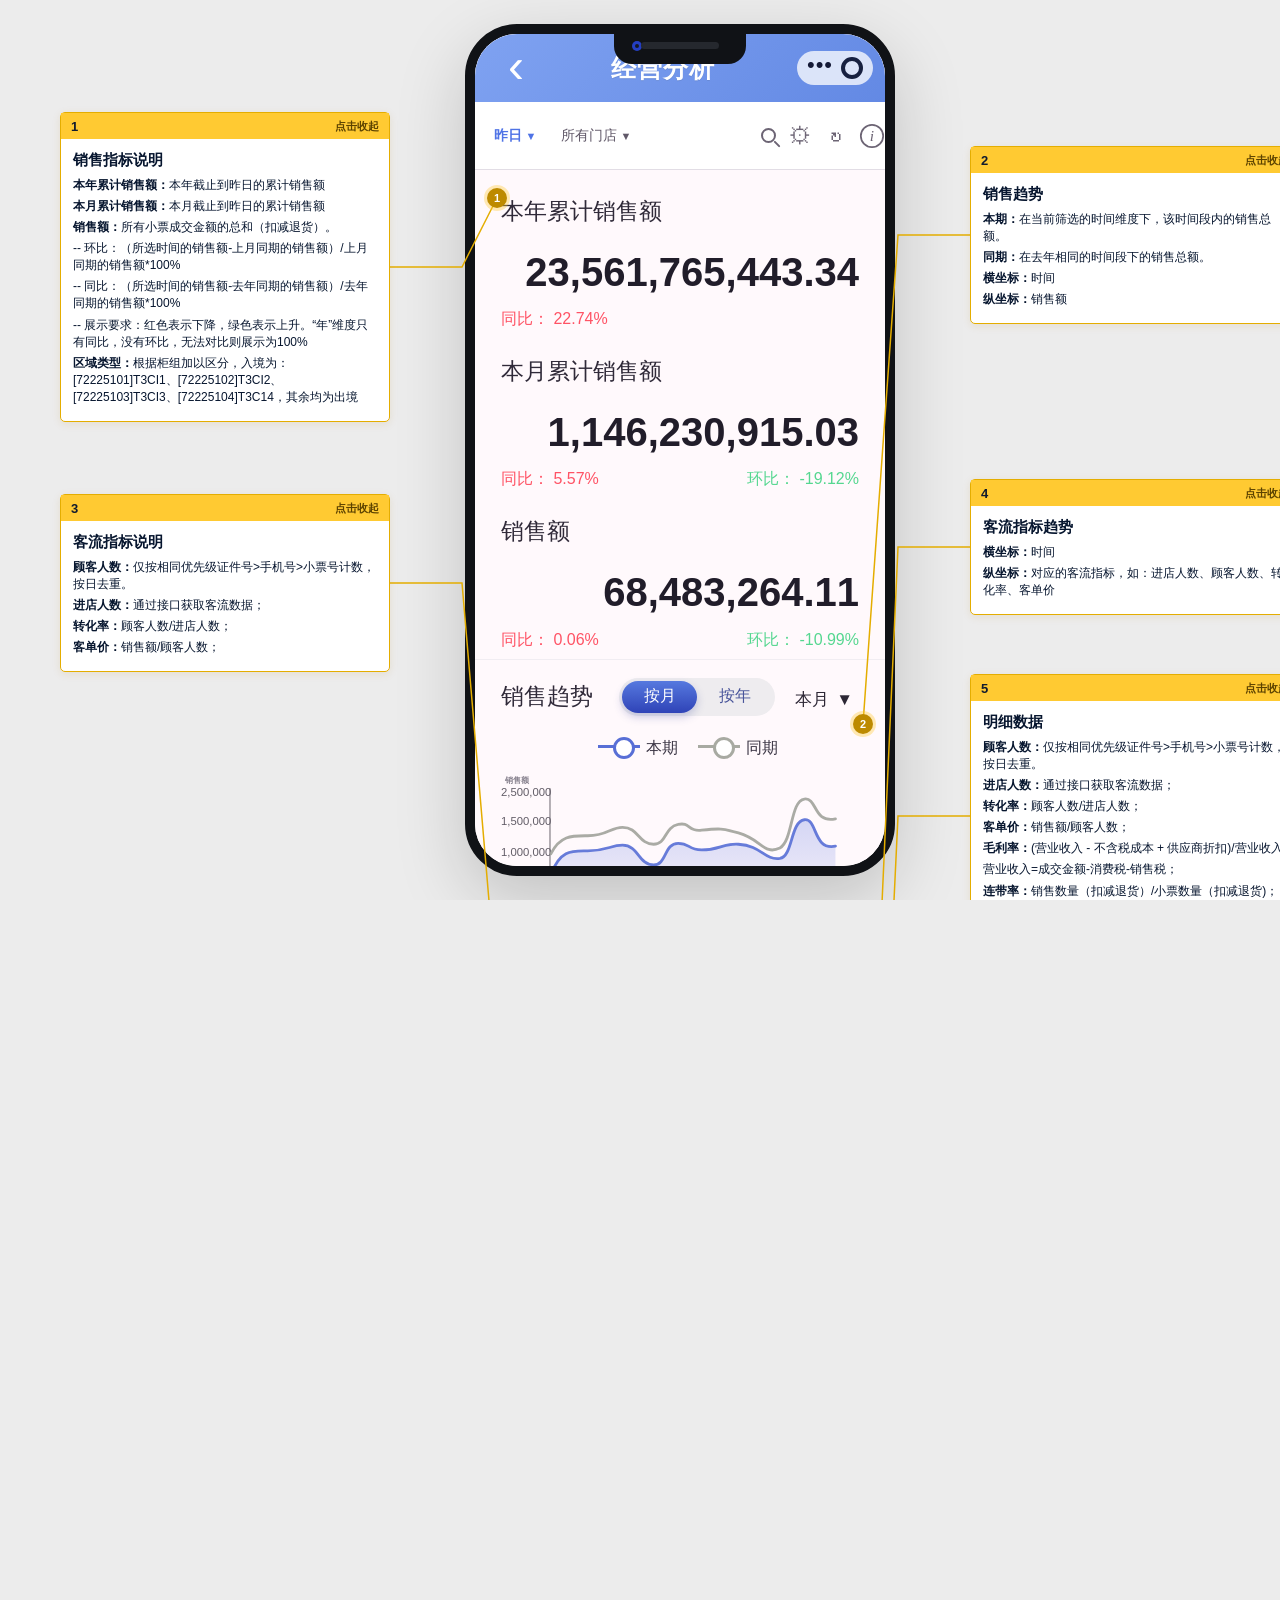
<file: index.html>
<!doctype html>
<html lang="zh-CN">
<head>
  <meta charset="utf-8">
  <meta name="viewport" content="width=device-width, initial-scale=1">
  <meta http-equiv="refresh" content="0; url=store-manager-dashboard/?v=20260724-9">
  <title>店长看板原型</title>
  <style>
    body { margin: 0; min-height: 100vh; display: grid; place-items: center; font-family: -apple-system, BlinkMacSystemFont, "Segoe UI", sans-serif; background: #f5f5f5; color: #111; }
    a { color: #2f6bef; }
  </style>
</head>
<body>
  <a href="store-manager-dashboard/">打开店长看板原型</a>
</body>
</html>
</file>
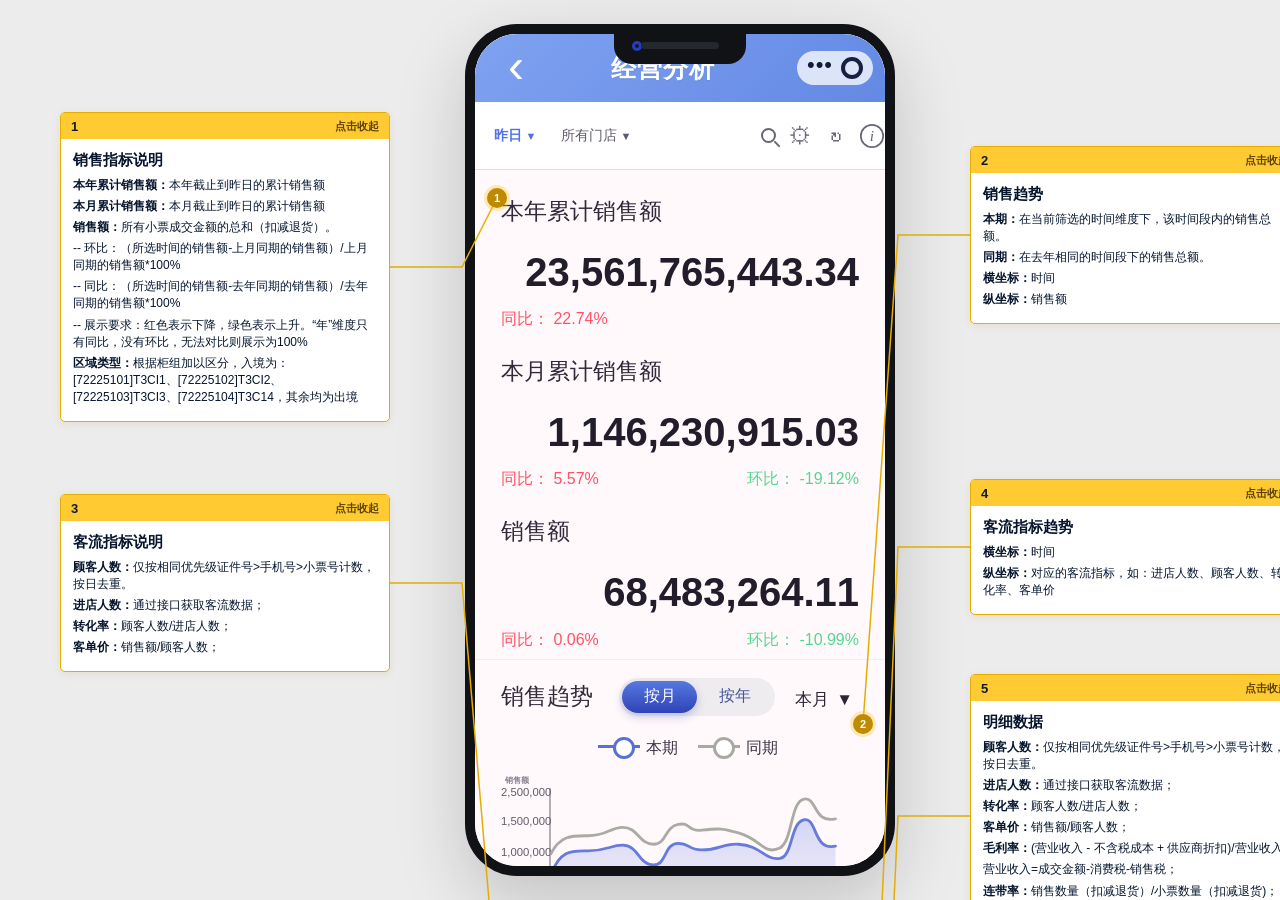
<file: store-manager-dashboard/index.html>
<!doctype html>
<html lang="zh-CN">
<head>
  <meta charset="utf-8">
  <meta name="viewport" content="width=device-width, initial-scale=1">
  <title>客流看板原型</title>
  <link rel="stylesheet" href="styles.css?v=20260724-13">
</head>
<body>
  <main class="app-shell" aria-label="客流看板原型">
    <section class="phone-frame" aria-label="手机容器">
      <div class="phone-notch" aria-hidden="true"><span class="camera"></span><span class="speaker"></span></div>
      <div class="phone-screen">
        <header class="topbar"><button class="back" type="button">‹</button><h1>经营分析</h1><button class="capsule" type="button"><span>•••</span><i></i></button></header>
        <nav class="filters">
          <button id="dateBtn" class="filter active" type="button">昨日 <span>▼</span></button>
          <button id="storeBtn" class="filter" type="button">所有门店 <span>▼</span></button>
          <button id="areaBtn" class="filter" type="button">区域类型 <span>▼</span></button>
          <b></b><button id="searchBtn" class="search icon-only" type="button" aria-label="搜索"><i></i></button><button class="tool" type="button" aria-label="设置">⚙︎</button><button class="tool refresh-icon" type="button" aria-label="刷新">↻</button><button class="info" type="button" aria-label="说明">i</button>
        </nav>
        <div class="content">
          <section class="kpi-list annotated-section" data-note="1"><span class="pin pin-1">1</span>
            <article><h2>本年累计销售额</h2><strong>23,561,765,443.34</strong><p><span class="red">同比： 22.74%</span></p></article>
            <article><h2>本月累计销售额</h2><strong>1,146,230,915.03</strong><p><span class="red">同比： 5.57%</span><span class="green">环比： -19.12%</span></p></article>
            <article><h2>销售额</h2><strong>68,483,264.11</strong><p><span class="red">同比： 0.06%</span><span class="green">环比： -10.99%</span></p></article>
          </section>
          <section class="trend sales-trend annotated-section" data-note="2"><span class="pin pin-2">2</span>
            <div class="trend-head"><h2>销售趋势</h2><div class="seg" id="salesGranularity"><button class="active" data-granularity="按月" type="button">按月</button><button data-granularity="按年" type="button">按年</button></div><button class="month" id="salesPeriodBtn" type="button"><span id="salesModeLabel">本月</span> <span>▼</span></button></div>
            <div class="legend"><span class="line blue"></span>本期 <span class="line gray"></span>同期</div>
            <svg class="chart" viewBox="0 0 760 390" aria-label="销售趋势图">
              <defs><linearGradient id="blueFill" x1="0" y1="0" x2="0" y2="1"><stop offset="0" stop-color="#556ddd" stop-opacity=".25"/><stop offset="1" stop-color="#556ddd" stop-opacity=".04"/></linearGradient></defs>
              <g class="axis"><line x1="104" y1="314" x2="710" y2="314"/><line x1="104" y1="45" x2="104" y2="314"/><text x="24" y="318">0</text><text x="0" y="252">500,000</text><text x="0" y="188">1,000,000</text><text x="0" y="124">1,500,000</text><text x="0" y="62">2,500,000</text><text x="82" y="360">2026.07.01</text><text id="periodLabel" x="350" y="360">昨日</text><text x="618" y="360">2026.07.19</text><text class="axis-title" x="328" y="386">时间</text><text class="axis-title" x="8" y="34">销售额</text></g>
              <path class="area" d="M106 228 C126 174 152 178 184 178 C226 178 232 166 258 166 C292 166 292 208 324 208 C352 208 346 162 376 162 C402 162 396 176 426 176 C464 176 470 162 504 164 C554 167 558 198 592 194 C620 190 614 116 644 112 C672 108 662 178 710 168 L710 314 L106 314 Z"/>
              <path class="gray-path" d="M106 184 C126 144 152 146 184 146 C226 146 232 128 258 128 C292 128 292 164 324 164 C352 164 346 128 376 122 C402 116 396 138 426 134 C464 130 470 130 504 140 C554 154 558 188 592 172 C620 156 614 72 644 68 C672 64 662 120 710 110"/>
              <path class="blue-path" d="M106 228 C126 174 152 178 184 178 C226 178 232 166 258 166 C292 166 292 208 324 208 C352 208 346 162 376 162 C402 162 396 176 426 176 C464 176 470 162 504 164 C554 167 558 198 592 194 C620 190 614 116 644 112 C672 108 662 178 710 168"/>
            </svg>
          </section>
          <section class="metric-grid annotated-section" data-note="3"><span class="pin pin-3">3</span>
            <article><h2>顾客人数</h2><strong>116,993</strong><p><span>同比： -25.16%</span><span>环比： -57.27%</span></p></article>
            <article><h2>进店人数</h2><strong>158,422</strong><p><span>同比： -18.32%</span><span>环比： -43.86%</span></p></article>
            <article><h2>转化率</h2><strong>1.14%</strong><p><span>同比： -0.3%</span><span>环比： -0.41%</span></p></article>
            <article><h2>客单价</h2><strong>1,036.71</strong><p><span>同比： -22.64%</span><span>环比： -16.49%</span></p></article>
          </section>
          <section class="trend traffic-trend annotated-section" data-note="4"><span class="pin pin-4">4</span>
            <div class="traffic-head"><h2>客流指标趋势</h2><button id="metricBtn" type="button"><span id="trafficMetricLabel">顾客人数</span> <span>▼</span></button></div>
            <div class="legend"><span class="line blue"></span>本期 <span class="line gray"></span>同期</div>
            <div class="traffic-chart-box"><svg id="trafficChart" class="chart small" viewBox="0 0 760 330" aria-label="客流指标趋势图"><g class="axis"><line x1="106" y1="280" x2="710" y2="280"/><line x1="106" y1="42" x2="106" y2="280"/><text x="42" y="282">1,000</text><text x="42" y="188">2,000</text><text x="42" y="90">3,000</text><text class="axis-title" x="326" y="322">时间</text><text class="axis-title" x="10" y="34">指标值</text></g><path class="gray-path" d="M106 132 C122 196 132 96 146 128 C162 174 170 76 184 116 C206 62 220 244 242 186 C276 130 300 184 326 146 C358 96 372 226 402 138 C430 104 444 198 468 138 C496 100 506 196 532 136 C560 102 570 184 604 140 C632 170 646 112 674 132 C694 92 704 130 710 122"/><path class="blue-path" d="M106 160 C120 270 130 112 146 152 C164 130 174 108 190 126 C204 52 224 236 246 228 C274 214 300 206 328 214 C358 178 372 230 404 222 C432 210 444 246 472 216 C502 184 508 242 536 214 C560 206 572 256 604 216 C632 228 646 206 674 198 C694 170 704 152 710 178"/></svg><div id="chartTooltip" class="chart-tooltip"><div>2026-07-16</div><div><span class="dot blue-dot"></span>本期 <b>26,322</b></div><div><span class="dot gray-dot"></span>同期 <b>20,628</b></div></div></div>
          </section>
          <section class="detail annotated-section" data-note="5"><span class="pin pin-5">5</span><h2>明细数据</h2><div class="tabs"><button data-dim="柜组">柜组</button><button data-dim="品牌" class="active">品牌</button><button data-dim="品类">品类</button><button data-dim="商品">商品</button></div><div class="table-wrap"><table id="detailTable"></table></div></section>
        </div>
        <div id="datePanel" class="overlay hidden"><div class="date-panel"><div class="date-options"><button class="selected" data-value="昨日">昨日</button><button data-value="上月">上月</button><button data-value="本月">本月</button><button data-value="本季">本季</button><button data-value="去年">去年</button><button data-value="今年">今年</button><button data-value="近7天">近7天</button><button data-value="近1个月">近1个月</button><button data-value="近3个月">近3个月</button><button data-value="近1年">近1年</button></div><h3>自定义</h3><div class="range"><span>▣</span><b>开始日期</b><em>-</em><b>结束日期</b></div><p>最长只能选近十五个月进行查询（不含今日）</p><footer><button>重置</button><button class="confirm">确定</button></footer></div></div>
        <div id="storePanel" class="overlay hidden"><div class="store-panel"><button class="active">所有门店</button><button>[6868]海棠湾店</button><button>[7048]新海港店</button><button>[6922]日月广场店</button><button>[6921]博鳌市内店</button><button>[7016]凤凰机场店</button><button>[6132]美兰机场店</button><button>[7018]海南电商离岛免税</button><button>[7017]海南电商会员优选</button><button>[7222]中免集团(北京)免税品有限公司</button><button>[7223]中免集团北京大兴国际机场免税品有限公司</button></div></div>
        <div id="areaPanel" class="overlay hidden"><div class="area-panel"><button data-area="全部" class="active">全部</button><button data-area="入境">入境</button><button data-area="出境">出境</button></div></div>
        <div id="searchPanel" class="overlay hidden"><div class="search-panel"><div class="search-row"><button id="searchDimBtn" type="button">柜组 <span>▼</span></button><label><input id="searchInput" type="search" placeholder="搜索"><button id="searchSubmit" type="button">⌕</button></label></div></div></div>
        <div id="metricPanel" class="sheet hidden"><div><button>进店人数</button><button>顾客人数</button><button>转化率</button><button>客单价</button><button class="cancel">取消</button></div></div>
        <div id="salesPeriodPanel" class="sheet hidden"><div id="salesPeriodOptions"></div></div>
        <div id="dimensionPanel" class="sheet hidden"><div><button data-dim="柜组">柜组</button><button data-dim="品牌">品牌</button><button data-dim="品类">品类</button><button data-dim="商品">商品</button><button class="cancel">取消</button></div></div>
      </div>
    </section>
  
    <aside class="notes-board" aria-label="指标说明">
      <svg class="annotation-lines" aria-hidden="true"></svg>
      <article class="note-card left note-1" data-target-y="230"><div class="note-head"><span>1</span><button class="note-toggle" type="button">点击收起</button></div><div class="note-body"><h3>销售指标说明</h3><p><strong>本年累计销售额：</strong>本年截止到昨日的累计销售额</p><p><strong>本月累计销售额：</strong>本月截止到昨日的累计销售额</p><p><strong>销售额：</strong>所有小票成交金额的总和（扣减退货）。</p><p>-- 环比：（所选时间的销售额-上月同期的销售额）/上月同期的销售额*100%</p><p>-- 同比：（所选时间的销售额-去年同期的销售额）/去年同期的销售额*100%</p><p>-- 展示要求：红色表示下降，绿色表示上升。“年”维度只有同比，没有环比，无法对比则展示为100%</p><p><strong>区域类型：</strong>根据柜组加以区分，入境为：[72225101]T3CI1、[72225102]T3CI2、[72225103]T3CI3、[72225104]T3C14，其余均为出境</p></div></article>
      <article class="note-card right note-2" data-target-y="500"><div class="note-head"><span>2</span><button class="note-toggle" type="button">点击收起</button></div><div class="note-body"><h3>销售趋势</h3><p><strong>本期：</strong>在当前筛选的时间维度下，该时间段内的销售总额。</p><p><strong>同期：</strong>在去年相同的时间段下的销售总额。</p><p><strong>横坐标：</strong>时间</p><p><strong>纵坐标：</strong>销售额</p></div></article>
      <article class="note-card left note-3" data-target-y="780"><div class="note-head"><span>3</span><button class="note-toggle" type="button">点击收起</button></div><div class="note-body"><h3>客流指标说明</h3><p><strong>顾客人数：</strong>仅按相同优先级证件号&gt;手机号&gt;小票号计数，按日去重。</p><p><strong>进店人数：</strong>通过接口获取客流数据；</p><p><strong>转化率：</strong>顾客人数/进店人数；</p><p><strong>客单价：</strong>销售额/顾客人数；</p></div></article>
      <article class="note-card right note-4" data-target-y="1010"><div class="note-head"><span>4</span><button class="note-toggle" type="button">点击收起</button></div><div class="note-body"><h3>客流指标趋势</h3><p><strong>横坐标：</strong>时间</p><p><strong>纵坐标：</strong>对应的客流指标，如：进店人数、顾客人数、转化率、客单价</p></div></article>
      <article class="note-card right note-5" data-target-y="1280"><div class="note-head"><span>5</span><button class="note-toggle" type="button">点击收起</button></div><div class="note-body"><h3>明细数据</h3><p><strong>顾客人数：</strong>仅按相同优先级证件号&gt;手机号&gt;小票号计数，按日去重。</p><p><strong>进店人数：</strong>通过接口获取客流数据；</p><p><strong>转化率：</strong>顾客人数/进店人数；</p><p><strong>客单价：</strong>销售额/顾客人数；</p><p><strong>毛利率：</strong>(营业收入 - 不含税成本 + 供应商折扣)/营业收入</p><p>营业收入=成交金额-消费税-销售税；</p><p><strong>连带率：</strong>销售数量（扣减退货）/小票数量（扣减退货)；</p><p><strong>折扣率：</strong>销售额/售价金额，销售额即成交金额；</p><p><strong>营收占比：</strong>单品销售额/该单品所属品牌的销售额</p></div></article>
    </aside>
  </main>
  <script src="script.js?v=20260724-10"></script>
</body>
</html>
</file>
<file: store-manager-dashboard/styles.css>
:root{--blue:#4f73e6;--deep:#2440c8;--ink:#2e2837;--muted:#8c8593;--green:#55d790;--red:#ff5365;--line:#e8e1e8;--soft:#f2eff3;--note:#ffca32;--note-border:#e4ad00}*{box-sizing:border-box}[hidden]{display:none!important}html,body{height:100%}body{margin:0;background:#ececec;font-family:-apple-system,BlinkMacSystemFont,"Segoe UI","PingFang SC","Microsoft YaHei",sans-serif;color:var(--ink)}button{font:inherit;color:inherit}.app-shell{min-height:100vh;position:relative;width:100%;min-width:1360px;padding:24px 14px;background:#ececec;overflow:auto}.phone-frame{margin:0 auto;position:relative;width:min(430px,92vw);height:min(884px,calc(100vh - 48px));background:#fff;border:10px solid #101216;border-radius:52px;box-shadow:0 24px 70px rgba(0,0,0,.18);overflow:hidden}.phone-notch{position:absolute;top:0;left:50%;width:132px;height:30px;transform:translateX(-50%);background:#101216;border-radius:0 0 18px 18px;z-index:50}.speaker{position:absolute;top:8px;left:50%;width:78px;height:7px;transform:translateX(-50%);border-radius:999px;background:#25282e}.camera{position:absolute;top:7px;left:18px;width:10px;height:10px;border-radius:50%;background:#151821;box-shadow:inset 0 0 0 3px #243ec2}.phone-screen{height:100%;overflow:hidden auto;background:#fff9fc;transform-origin:top center}.phone-screen::-webkit-scrollbar{width:0}.content,.filters,.topbar{--ui-scale:.88}.content{font-size:calc(1rem * var(--ui-scale))}.topbar{height:68px;background:linear-gradient(135deg,#7fa2f1,#6389e4);display:grid;grid-template-columns:58px 1fr 92px;align-items:center;padding:0 12px;color:#fff;position:sticky;top:0;z-index:30}.topbar h1{margin:0;text-align:center;font-size:25px;font-weight:700;letter-spacing:1px;text-shadow:0 1px 0 rgba(0,0,0,.08)}.back,.capsule,.filters button,.seg button,.month,.overlay button,.sheet button,.tabs button{border:0;background:transparent}.back{font-size:48px;line-height:1;padding-bottom:5px}.capsule{width:76px;height:34px;border-radius:18px;background:rgba(255,255,255,.76);justify-self:end;display:flex;align-items:center;justify-content:space-around;color:#141936}.capsule span{font-size:22px;letter-spacing:1px;transform:translateY(-3px)}.capsule i{width:22px;height:22px;border:4px solid #172040;border-radius:50%}.filters{height:68px;display:grid;grid-template-columns:56px 90px 84px 1px 28px 28px 28px 28px;gap:8px;align-items:center;padding:0 7px 0 12px;border-bottom:1px solid #e2dde5;background:rgba(255,255,255,.97);position:sticky;top:68px;z-index:29}.filter{display:block;width:100%;font-size:14px;color:#615969;white-space:nowrap;min-width:0;font-weight:500;overflow:hidden;text-overflow:clip}.filter.active{color:var(--blue);font-weight:800}.filter span{font-size:11px}.filter.invisible{visibility:hidden!important;pointer-events:none}.search{font-size:0;color:#928b98;display:flex;align-items:center;justify-content:center;gap:0;min-width:0;white-space:nowrap;margin-left:4px}.search,.tool,.info{width:28px;height:28px;min-width:28px;display:grid;place-items:center;padding:0;color:#6c6474}.search i{width:15px;height:15px;border:2px solid currentColor;border-radius:50%;position:relative;flex:none}.search i:after{content:"";position:absolute;width:8px;height:2px;background:currentColor;right:-7px;bottom:-4px;transform:rotate(45deg);border-radius:2px}.filters b{height:34px;background:#756e7c;margin:0 0 0 2px}.tool{font-size:23px;line-height:1;font-weight:400}.refresh-icon{font-size:24px;transform:translateY(-1px)}.info{border:2px solid currentColor!important;border-radius:50%;font-size:18px;line-height:18px;font-style:italic;font-family:Georgia,serif;transform:scale(.86)}.content{min-height:1300px;padding-bottom:12px}.annotated-section{position:relative}.kpi-list{padding:8px 26px 0}.kpi-list article{min-height:148px;padding:18px 0 8px}.kpi-list h2{margin:0 0 24px;font-size:clamp(19px,4.4vw,23px);font-weight:500;color:#302a39}.kpi-list strong{display:block;text-align:right;font-size:clamp(31px,7.4vw,40px);line-height:1.08;font-weight:800;letter-spacing:0;color:#211d2a;white-space:nowrap}.kpi-list p{display:flex;justify-content:space-between;flex-wrap:nowrap;gap:8px;margin:15px 0 0;font-size:16px}.red{color:var(--red)}.green{color:var(--green)}.trend{border-top:1px solid #f1edf2;padding:18px 26px 12px}.trend-head{display:grid;grid-template-columns:minmax(0,1fr) auto auto;gap:14px;align-items:center}.trend h2{margin:0;font-size:clamp(19px,4.5vw,23px);font-weight:500;color:#302a39;white-space:nowrap}.seg{width:min(156px,38vw);height:38px;border-radius:22px;padding:3px;background:#eeecef;display:flex;flex:none}.seg button{flex:1;border-radius:20px;color:#48549a;font-size:16px;min-width:0}.seg .active{background:linear-gradient(#5679df,#2f43b7);color:white;box-shadow:0 4px 8px rgba(48,61,150,.25)}.month{font-size:clamp(21px,5vw,25px);white-space:nowrap;flex:none;color:#2d2735}.month span{font-size:17px}.legend{text-align:center;margin:22px 0 8px;font-size:16px;color:#3b3544}.line{display:inline-block;width:42px;height:3px;margin:0 6px 4px 16px;vertical-align:middle;position:relative}.line:after{content:"";position:absolute;left:15px;top:-8px;width:16px;height:16px;border-radius:50%;background:#fff;border:3px solid currentColor}.blue{background:#586fd6;color:#586fd6}.gray{background:#a8aaa2;color:#a8aaa2}.chart{width:100%;height:auto;display:block}.axis line{stroke:#625d67;stroke-width:2}.axis text{fill:#625d67;font-size:24px}.axis .axis-title{font-size:18px;fill:#8a8490;font-weight:600}.area{fill:url(#blueFill)}.blue-path,.gray-path{fill:none;stroke-width:6;stroke-linecap:round;opacity:.9}.blue-path{stroke:#586fd6}.gray-path{stroke:#a1a49c}.metric-grid{display:grid;grid-template-columns:1fr 1fr;border-top:1px solid #f2eef3}.metric-grid article{min-height:148px;padding:22px 16px 12px;border-right:1px solid #f3eff4;border-bottom:1px solid #f3eff4;overflow:hidden}.metric-grid article:nth-child(2n){border-right:0}.metric-grid h2{margin:0 0 18px;font-size:clamp(17px,4.1vw,21px);font-weight:500;white-space:nowrap;color:#332d3c;overflow:hidden;text-overflow:ellipsis}.metric-grid strong{display:block;text-align:right;font-size:clamp(22px,5.3vw,31px);line-height:1.05;font-weight:800;white-space:nowrap;color:#211d2a;letter-spacing:0}.metric-grid p{display:flex;justify-content:space-between;gap:4px;margin:14px 0 0;color:var(--green);font-size:12px;flex-wrap:nowrap;white-space:nowrap}.traffic-head{display:grid;grid-template-columns:minmax(0,1fr) auto;align-items:center}.traffic-head button{border:0;background:transparent;font-size:clamp(22px,5.4vw,27px);white-space:nowrap;color:#2d2735}.small{margin-top:4px}.detail{padding:18px 0 28px;border-top:1px solid #f2eef3}.detail h2{font-size:clamp(20px,4.8vw,24px);font-weight:500;margin:0 0 18px;padding:0 22px;color:#302a39}.tabs{display:grid;grid-template-columns:repeat(4,1fr);height:38px;align-items:end;padding:0 18px}.tabs button{font-size:clamp(18px,4.4vw,22px)}.tabs .active{color:#3147b8;border-bottom:3px solid #3147b8}.table-wrap{margin:6px 14px 0;overflow:auto;-webkit-overflow-scrolling:touch}.table-wrap::-webkit-scrollbar{height:0}table{border-collapse:collapse;min-width:680px;font-size:16px;text-align:center;color:#312b39}th{background:#bfc2d7;font-weight:500;height:50px;white-space:nowrap}td{height:64px;background:#fff;border:1px solid #ded9df;padding:4px 6px;white-space:nowrap}td:nth-child(2){min-width:150px;max-width:174px;white-space:normal;line-height:1.32}td:nth-child(3){min-width:126px;max-width:170px;white-space:normal;line-height:1.32}.note-card{position:absolute;width:330px;border:1px solid var(--note-border);border-radius:5px;background:#fff;box-shadow:0 2px 8px rgba(181,126,0,.12);overflow:visible}.note-head{height:26px;background:var(--note);display:flex;align-items:center;justify-content:space-between;padding:0 10px;color:#111b2e;font-weight:800;font-size:13px}.note-toggle{border:0;background:transparent;padding:0;font-size:11px;font-weight:800;color:#5d4300;cursor:pointer}.note-body{padding:10px 12px 11px;color:#07162f;font-size:12px;line-height:1.42}.note-body h3{margin:0 0 7px;font-size:15px;font-weight:900}.note-body p{margin:4px 0}.note-body strong{font-weight:900}.phone-pins{display:none}.pin{position:absolute;width:20px;height:20px;border-radius:50%;background:#bd8a00;color:#fff;display:grid;place-items:center;font-size:11px;font-weight:900;box-shadow:0 0 0 3px rgba(255,202,50,.36);z-index:5;pointer-events:none}.pin-1{left:12px;top:18px}.pin-2{right:12px;top:54px}.pin-3{left:12px;top:22px}.pin-4{right:12px;top:56px}.pin-5{right:12px;top:18px}.overlay{position:absolute;left:0;right:0;top:140px;bottom:0;z-index:40;background:rgba(32,29,36,.43)}.hidden,.overlay.hidden,.sheet.hidden{display:none!important}.date-panel,.store-panel{background:rgba(255,251,255,.97);border-top:1px solid var(--line)}.date-panel{padding:28px 22px 22px}.date-options{display:grid;grid-template-columns:repeat(3,minmax(0,1fr));gap:18px 12px}.date-options button{height:48px;border-radius:28px;background:#f1eff2;font-size:23px;min-width:0}.date-options .selected{background:#fff;outline:3px solid var(--blue);color:var(--blue)}.date-panel h3{font-size:28px;font-weight:500;margin:32px 0 18px}.range{height:54px;border:1px solid #ded9e0;border-radius:4px;display:grid;grid-template-columns:40px 1fr 22px 1fr;align-items:center;text-align:center;color:#676070;font-size:18px}.range b{font-weight:500}.range em{font-style:normal}.date-panel p{text-align:center;color:#8f8895;font-size:16px}.date-panel footer{display:grid;grid-template-columns:1fr 1.8fr;gap:20px}.date-panel footer button{height:58px;border-radius:25px;font-size:24px;font-weight:700}.confirm{background:#d7d1da!important;color:#5a5361!important}.store-panel{padding:26px 24px 34px;max-height:78vh;overflow:auto}.store-panel::-webkit-scrollbar{width:0}.store-panel button{display:block;width:100%;height:54px;font-size:21px;border-bottom:1px solid #eeeaf0!important;white-space:nowrap;overflow:hidden;text-overflow:ellipsis}.store-panel .active{color:var(--blue)}.area-panel{background:rgba(255,251,255,.98);padding:22px 18px 28px;display:grid;grid-template-columns:repeat(3,1fr);gap:12px;border-top:1px solid var(--line)}.area-panel button{height:46px;border-radius:24px;background:#f1eff2;font-size:20px}.area-panel button.active{background:#fff;outline:3px solid var(--blue);color:var(--blue);font-weight:800}.sheet{position:absolute;inset:0;z-index:45;background:rgba(28,25,34,.48);display:flex;align-items:flex-end}.sheet>div{width:100%;background:#fff}.sheet button{display:block;width:100%;height:64px;border-bottom:1px solid #ddd8df;font-size:22px}.sheet .cancel{margin-top:8px;height:72px}.search-panel{background:rgba(255,251,255,.98);min-height:330px;border-top:1px solid var(--line);padding:30px 18px}.search-row{display:grid;grid-template-columns:92px 1fr;gap:14px;align-items:center}.search-row>button{height:48px;font-size:24px;color:#615969;white-space:nowrap}.search-row label{height:48px;border:2px solid var(--blue);border-radius:24px;overflow:hidden;display:grid;grid-template-columns:1fr 58px;background:#fff}.search-row input{border:0;outline:0;padding:0 16px;font-size:20px;background:#fff;color:#615969;min-width:0}.search-row input::placeholder{color:#a29ba7}.search-row label button{background:#4f72dc;color:#fff;font-size:26px}.area-filter{margin:0 18px 14px;display:grid;grid-template-columns:76px repeat(3,1fr);gap:8px;align-items:center;color:#615969}.area-filter.hidden{display:none}.area-filter span{font-size:16px}.area-filter button{height:32px;border:1px solid #d8d2da;border-radius:17px;background:#f4f1f5;font-size:15px}.area-filter button.active{border-color:var(--blue);background:#fff;color:var(--blue);font-weight:700}.traffic-trend{padding-top:20px}.traffic-head h2{font-size:clamp(21px,4.9vw,24px);font-weight:500}.traffic-head button{font-size:clamp(20px,4.8vw,24px)!important}.traffic-trend .legend{margin:18px 0 6px;font-size:15px}.traffic-trend .chart{max-height:245px}.traffic-trend .axis text{font-size:22px}.traffic-trend .blue-path,.traffic-trend .gray-path{stroke-width:5}.traffic-trend .line{width:36px}.traffic-trend .line:after{left:12px;width:15px;height:15px}.chart-tooltip{position:absolute;display:none;z-index:35;min-width:126px;padding:10px 12px;border-radius:6px;background:rgba(255,255,255,.86);box-shadow:0 2px 10px rgba(0,0,0,.12);font-size:15px;color:#3d3544;line-height:1.6;pointer-events:none}.chart-tooltip b{font-weight:800}.chart-tooltip .dot{display:inline-block;width:9px;height:9px;border-radius:50%;margin-right:6px}.chart-tooltip .dot.blue-dot{background:#586fd6}.chart-tooltip .dot.gray-dot{background:#a8aaa2}.notes-board{position:absolute;left:50%;top:24px;width:1240px;height:1280px;transform:translateX(-50%);pointer-events:none}.notes-board .note-card{pointer-events:auto}.annotation-lines{position:absolute;inset:0;width:100%;height:100%;pointer-events:none;z-index:0}.annotation-lines polyline{fill:none;stroke:var(--note-border);stroke-width:1.5}.notes-board .note-card{z-index:1}.note-card.left{left:0}.note-card.right{right:0}.note-1{top:88px}.note-2{top:122px}.note-3{top:470px}.note-4{top:455px}.note-5{top:650px}.note-card:before{display:none}.note-card:after{display:none}.note-card.left:before{right:-92px}.note-card.left:after{right:-98px}.note-card.right:before{left:-92px}.note-card.right:after{left:-98px}.note-card.collapsed .note-body{display:none}.note-card.collapsed{width:145px}.note-card.collapsed .note-toggle{color:#111b2e}@media (max-width:1100px){.app-shell{min-width:0;display:grid;justify-items:center;overflow-x:hidden}.phone-frame{margin:0}.notes-board{position:static;transform:none;width:min(430px,92vw);height:auto;display:grid;gap:12px;margin-top:16px}.note-card{position:relative!important;left:auto!important;right:auto!important;top:auto!important;width:100%!important}.note-card:before,.note-card:after{display:none}}@media (max-width:520px){.app-shell{padding:0}.phone-frame{width:100vw;height:100vh;border-radius:0;border-left:0;border-right:0}.phone-screen{transform:none}}@media (min-width:521px){.phone-screen{transform:scale(clamp(.72,calc(100vw / 430),1))}}
</file>
